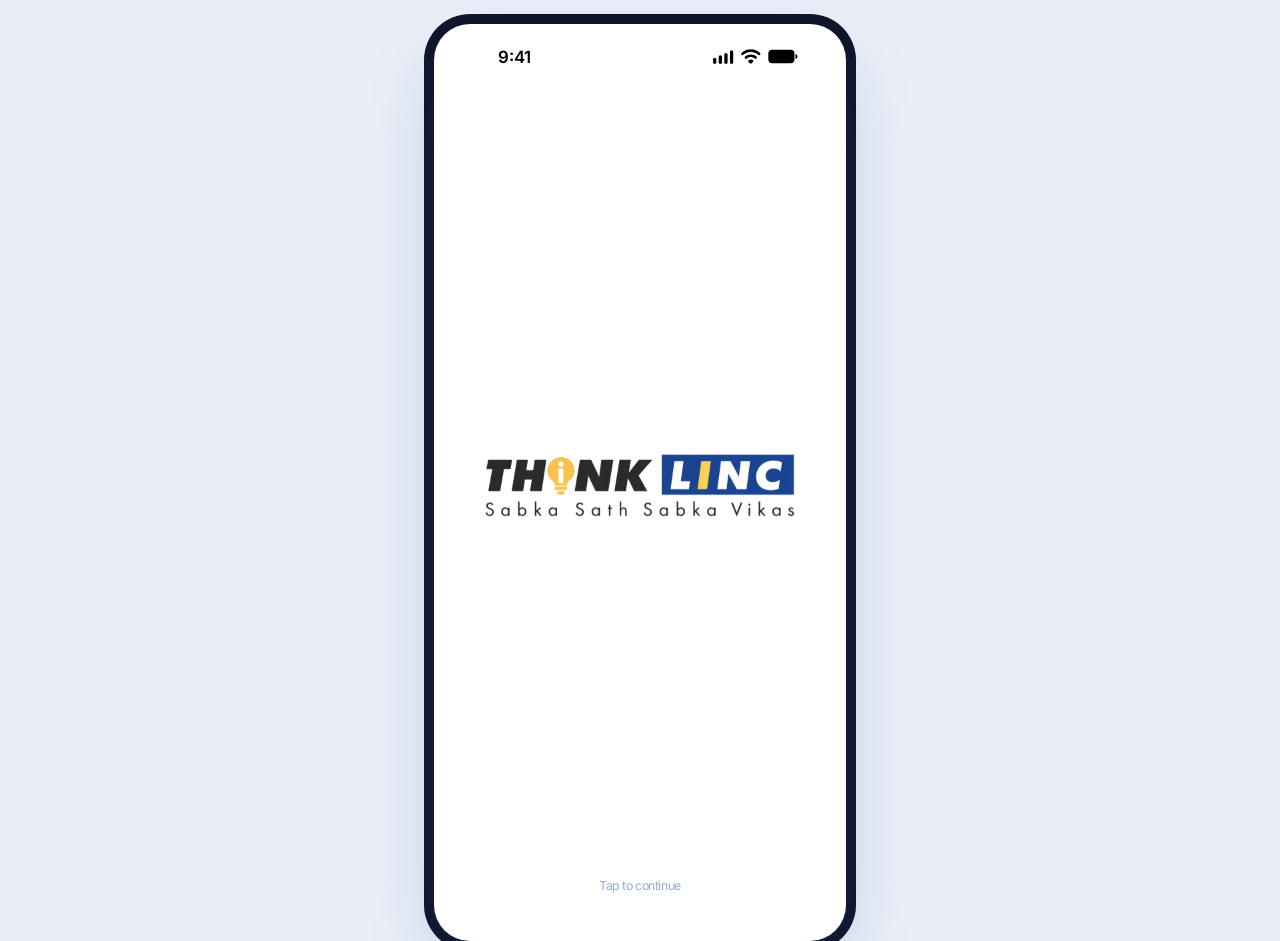
<file: index.html>
<!doctype html>
<html lang="en">
<head>
<meta charset="utf-8">
<meta name="viewport" content="width=device-width, initial-scale=1, viewport-fit=cover">
<meta name="theme-color" content="#ffffff">
<link rel="icon" href="assets/logo.webp">
<link rel="stylesheet" href="styles.css">
<title>THINK LINC</title>
</head>
<body>
<main class="phone splash" id="splash" aria-label="THINK LINC">
  <div class="statusbar" aria-hidden="true"><span class="statusbar__time">9:41</span><img src="assets/status-icons.svg" alt=""></div>
  <img class="splash__logo" src="assets/logo.webp" alt="THINK LINC · Sabka Sath Sabka Vikas" width="350" height="117">
  <p class="splash__hint">Tap to continue</p>
</main>
<script>
  // Splash → Login after 2.2s (or on tap)
  const go = () => {
    if (go.done) return; go.done = true;
    document.getElementById('splash').classList.add('is-leaving');
    setTimeout(() => location.href = 'login.html', 320);
  };
  setTimeout(go, 2200);
  document.getElementById('splash').addEventListener('click', go);
</script>
</body>
</html>
</file>
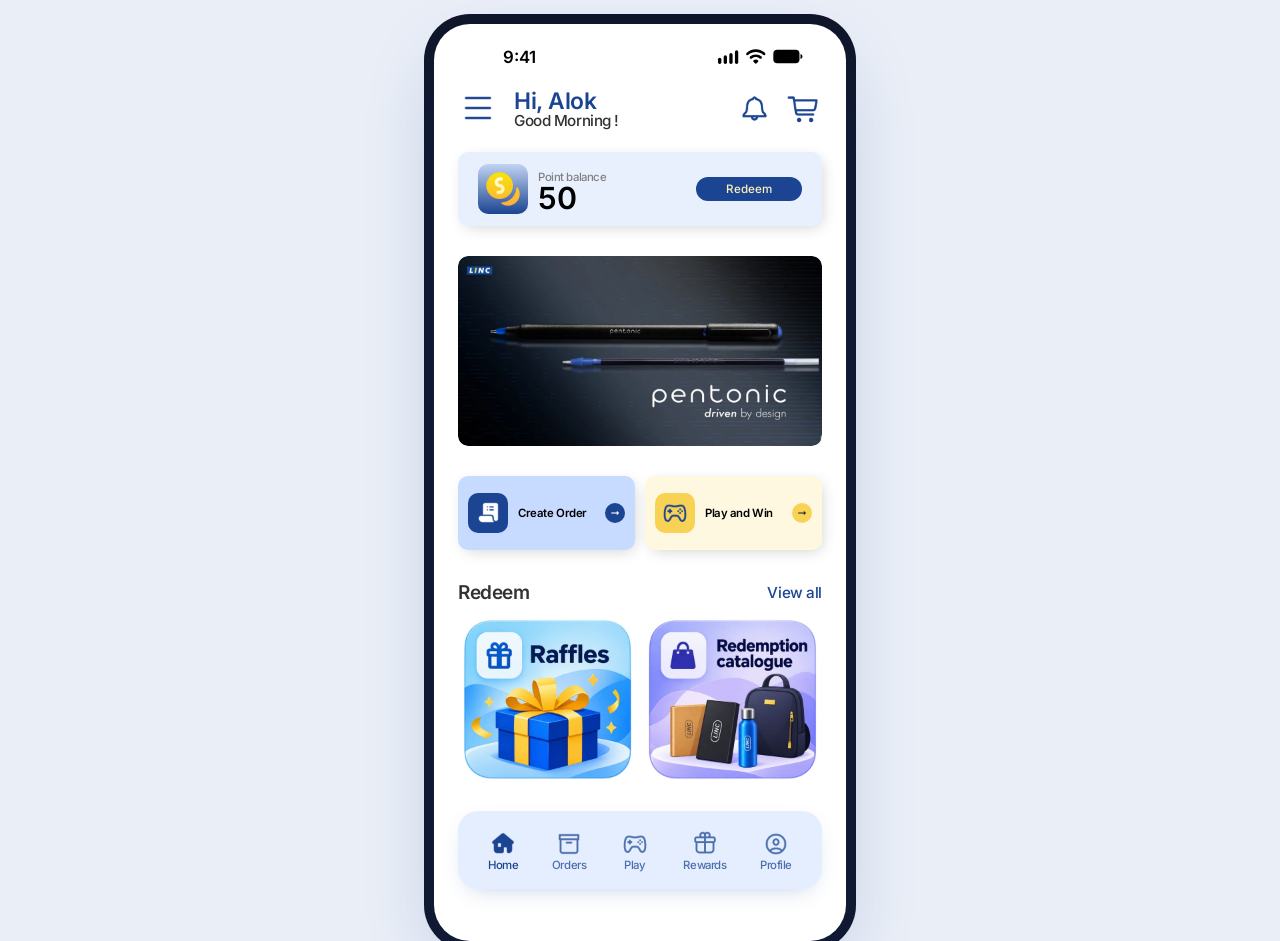
<file: home.html>
<!doctype html>
<html lang="en">
<head>
<meta charset="utf-8">
<meta name="viewport" content="width=device-width, initial-scale=1, viewport-fit=cover">
<meta name="theme-color" content="#ffffff">
<link rel="icon" href="assets/logo.webp">
<link rel="stylesheet" href="styles.css">
<title>Home · THINK LINC</title>
</head>
<body>
<main class="phone home">
  <div class="statusbar" aria-hidden="true"><span class="statusbar__time">9:41</span><img src="assets/status-icons.svg" alt=""></div>
  <header class="topbar">
    <div class="topbar__inner">
      <a href="login.html" aria-label="Menu (log out)"><img class="topbar__menu" src="assets/menu.webp" alt=""></a>
      <div class="topbar__hello">
        <h1>Hi, Alok</h1>
        <p id="greeting">Good Morning !</p>
      </div>
      <div class="topbar__icons">
        <a href="#" aria-label="Notifications"><img src="assets/bell.webp" alt=""></a>
        <a href="#" aria-label="Cart"><img src="assets/cart.webp" alt=""></a>
      </div>
    </div>
  </header>

  <section class="feed">
    <div class="card points">
      <span class="points__tile"><img src="assets/coins.webp" alt=""></span>
      <div class="points__info">
        <div><p class="points__label">Point balance</p><p class="points__value">50</p></div>
        <a class="pill" href="#">Redeem</a>
      </div>
    </div>

    <div class="banner"><img src="assets/banner.webp" alt="Pentonic by LINC: driven by design"></div>

    <div class="quick">
      <a class="card quick__card quick__card--blue" href="#">
        <span class="quick__tile"><img src="assets/order.webp" alt=""></span>
        <span class="quick__label">Create Order <span class="quick__go"><img src="assets/arrow-blue.webp" alt=""></span></span>
      </a>
      <a class="card quick__card quick__card--sun" href="#">
        <span class="quick__tile"><img src="assets/game.webp" alt=""></span>
        <span class="quick__label">Play and Win <span class="quick__go"><img src="assets/arrow-yellow.webp" alt=""></span></span>
      </a>
    </div>

    <div class="redeem">
      <div class="redeem__head"><h2>Redeem</h2><a href="#">View all</a></div>
      <div class="redeem__img"><img src="assets/redeem.webp" alt="Raffles and Redemption catalogue"></div>
    </div>
  </section>

  <nav class="tabbar" aria-label="Main">
    <div class="tabbar__inner">
      <a class="tab is-active" href="home.html"><img src="assets/nav-home.webp" alt="">Home</a>
      <a class="tab" href="#"><img src="assets/nav-orders.webp" alt="">Orders</a>
      <a class="tab" href="#"><img src="assets/nav-play.webp" alt="">Play</a>
      <a class="tab" href="#"><img src="assets/nav-rewards.webp" alt="">Rewards</a>
      <a class="tab" href="#"><img src="assets/nav-profile.webp" alt="">Profile</a>
    </div>
  </nav>
</main>
<script>
  const h = new Date().getHours();
  document.getElementById('greeting').textContent =
    h < 12 ? 'Good Morning !' : h < 17 ? 'Good Afternoon !' : 'Good Evening !';
</script>
</body>
</html>
</file>
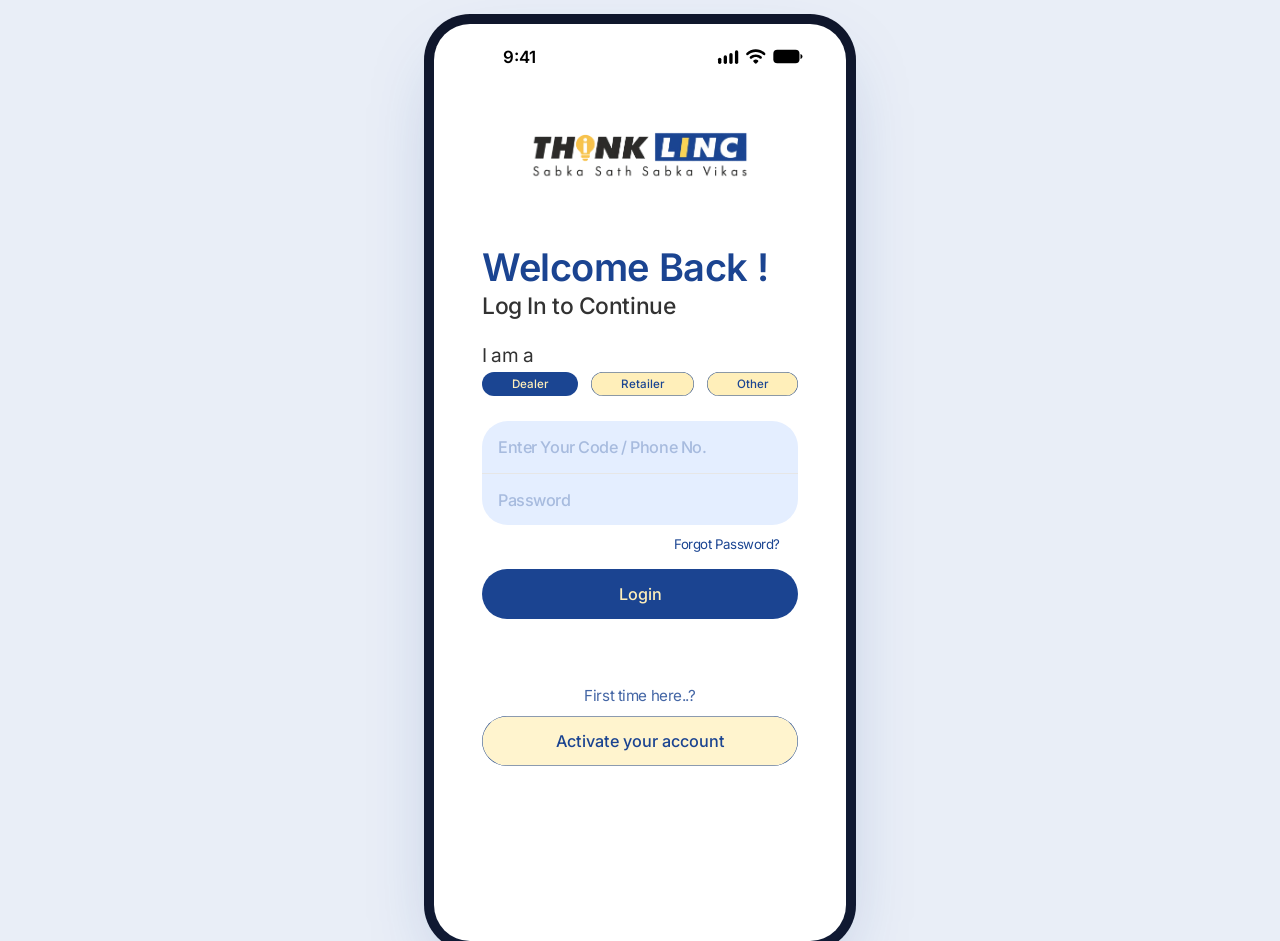
<file: login.html>
<!doctype html>
<html lang="en">
<head>
<meta charset="utf-8">
<meta name="viewport" content="width=device-width, initial-scale=1, viewport-fit=cover">
<meta name="theme-color" content="#ffffff">
<link rel="icon" href="assets/logo.webp">
<link rel="stylesheet" href="styles.css">
<title>Log in · THINK LINC</title>
</head>
<body>
<main class="phone login">
  <div class="statusbar" aria-hidden="true"><span class="statusbar__time">9:41</span><img src="assets/status-icons.svg" alt=""></div>
  <img class="login__logo" src="assets/logo.webp" alt="THINK LINC · Sabka Sath Sabka Vikas">
  <div class="login__body">
    <form class="login__form" id="loginForm" novalidate>
      <div>
        <h1 class="login__title">Welcome Back !</h1>
        <p class="login__sub">Log In to Continue</p>
      </div>
      <fieldset class="role">
        <legend>I am a</legend>
        <div class="role__chips">
          <label class="chip"><input type="radio" name="role" value="dealer" checked><span>Dealer</span></label>
          <label class="chip"><input type="radio" name="role" value="retailer"><span>Retailer</span></label>
          <label class="chip"><input type="radio" name="role" value="other"><span>Other</span></label>
        </div>
      </fieldset>
      <div class="fields">
        <div class="fields__box" id="fieldsBox">
          <label class="field"><span class="sr-only">Code or phone number</span><input id="user" name="user" type="text" placeholder="Enter Your Code / Phone No." autocomplete="username"></label>
          <label class="field"><span class="sr-only">Password</span><input id="pass" name="pass" type="password" placeholder="Password" autocomplete="current-password"></label>
        </div>
        <a class="forgot" href="#">Forgot Password?</a>
      </div>
      <button class="btn btn--primary" type="submit">Login</button>
    </form>
    <div class="login__first">
      <p>First time here..?</p>
      <a class="btn btn--soft" href="#">Activate your account</a>
    </div>
  </div>
</main>
<script>
  // Demo login: any non-empty code + password goes to the home screen
  const form = document.getElementById('loginForm');
  const box = document.getElementById('fieldsBox');
  form.addEventListener('submit', (e) => {
    e.preventDefault();
    const user = form.user.value.trim(), pass = form.pass.value.trim();
    if (!user || !pass) {
      box.classList.remove('is-error'); void box.offsetWidth; box.classList.add('is-error');
      (user ? form.pass : form.user).focus();
      return;
    }
    try { sessionStorage.setItem('tl_role', form.role.value); } catch (_) {}
    location.href = 'home.html';
  });
  box.addEventListener('animationend', () => box.classList.remove('is-error'));
</script>
</body>
</html>
</file>
<file: styles.css>
/* THINK LINC app — HTML/CSS build of the Figma "Mobile APP UI" page (Android Compact 412 × 917) */

@font-face { font-family: "SF Local"; font-weight: 400; src: local("SF Pro Text"), local("SFProText-Regular"), local("SF Pro Display"), local("SF Pro"); }
@font-face { font-family: "SF Local"; font-weight: 500; src: local("SF Pro Text Medium"), local("SFProText-Medium"), local("SF Pro Display Medium"); }
@font-face { font-family: "SF Local"; font-weight: 600; src: local("SF Pro Text Semibold"), local("SFProText-Semibold"), local("SF Pro Display Semibold"); }
@font-face { font-family: "SF Fallback"; font-weight: 400; src: url("fonts/inter-latin-400-normal.woff2") format("woff2"); size-adjust: 95%; }
@font-face { font-family: "SF Fallback"; font-weight: 500; src: url("fonts/inter-latin-500-normal.woff2") format("woff2"); size-adjust: 95%; }
@font-face { font-family: "SF Fallback"; font-weight: 600; src: url("fonts/inter-latin-600-normal.woff2") format("woff2"); size-adjust: 95%; }

:root {
  --navy: #1b4491;
  --navy-2: #1b4592;
  --cream: #ffefba;
  --ink: #323232;
  --field: #e4eeff;
  --card-blue: #e8f0fe;
  --card-sky: #c6dbff;
  --card-sun: #fff8e0;
  --sun: #f8d254;
  --shadow: 3px 4px 16px -4px rgba(0, 0, 0, .2);
  --track: -0.43px;
  --font: "SF Local", "SF Fallback", system-ui, sans-serif;
}

* { box-sizing: border-box; margin: 0; padding: 0; }
html, body { height: 100%; }
body {
  font-family: var(--font);
  color: var(--ink);
  background: #e9eef7;
  display: flex; justify-content: center; align-items: flex-start;
  -webkit-font-smoothing: antialiased;
  -webkit-tap-highlight-color: transparent;
}
img { display: block; max-width: 100%; }
button, input { font: inherit; color: inherit; border: 0; background: none; }
button { cursor: pointer; }
a { color: inherit; text-decoration: none; }

/* Phone shell: 412 × 917 like the Figma frame on desktop, full screen on a real phone */
.phone {
  position: relative;
  width: 412px; min-height: 917px;
  margin: 24px 0;
  background: #fff;
  border-radius: 36px;
  box-shadow: 0 30px 80px -20px rgba(27, 68, 145, .35), 0 0 0 10px #10162a;
  overflow: hidden;
  display: flex; flex-direction: column; align-items: center;
  padding-top: 25px;
}
@media (max-width: 480px), (max-height: 700px) and (max-width: 900px) {
  body { background: #fff; }
  .phone { width: 100%; min-height: 100vh; min-height: 100dvh; margin: 0; border-radius: 0; box-shadow: none; padding-top: 12px; }
  .statusbar { display: none !important; }
}

/* iOS-style status bar from the design */
.statusbar { width: 386px; height: 15px; display: flex; justify-content: space-between; align-items: center; flex: none; }
.statusbar__time { width: 145.5px; text-align: center; font-weight: 600; font-size: 17.67px; line-height: 22px; color: #000; }
.statusbar img { width: 145.5px; height: 15px; }

.btn {
  display: flex; align-items: center; justify-content: center;
  height: 50px; width: 100%; border-radius: 1000px;
  font-weight: 500; font-size: 17px; line-height: 18px;
  transition: transform .12s ease, filter .12s ease, box-shadow .12s ease;
}
.btn:active { transform: scale(.98); }
.btn--primary { background: var(--navy); color: var(--cream); }
.btn--primary:hover { filter: brightness(1.12); }
.btn--soft { background: rgba(255, 239, 186, .7); color: var(--navy); box-shadow: inset 0 0 0 .5px var(--navy-2); }
.btn--soft:hover { background: var(--cream); }

/* ---------- Screen 1 · Splash ---------- */
.splash { justify-content: center; padding-top: 0; cursor: pointer; }
.splash .statusbar { position: absolute; top: 25px; left: 8px; width: 386px; }
.splash__logo { width: 350px; max-width: 85%; animation: pop .9s cubic-bezier(.2, .8, .2, 1) both; }
.splash__hint { position: absolute; bottom: 48px; font-size: 13px; color: rgba(27, 68, 145, .45); letter-spacing: var(--track); animation: fade 1s .8s both; }
.splash.is-leaving { animation: fadeOut .35s ease forwards; }
@keyframes pop { from { opacity: 0; transform: scale(.92); } to { opacity: 1; transform: none; } }
@keyframes fade { from { opacity: 0; } to { opacity: 1; } }
@keyframes fadeOut { to { opacity: 0; } }

/* ---------- Screen 2 · Login ---------- */
.login { gap: 48px; }
.login__logo { width: 242px; height: 81px; object-fit: contain; flex: none; }
.login__body { width: 100%; display: flex; flex-direction: column; gap: 64px; animation: rise .5s ease both; }
.login__form { width: 100%; padding: 0 48px; display: flex; flex-direction: column; gap: 25px; }
.login__title { font-weight: 600; font-size: 40px; line-height: 52px; letter-spacing: var(--track); color: var(--navy); }
.login__sub { font-weight: 500; font-size: 24px; line-height: 25px; letter-spacing: var(--track); color: var(--ink); }
.role { display: flex; flex-direction: column; gap: 4px; border: 0; }
.role legend { font-size: 20px; line-height: 25px; letter-spacing: var(--track); color: var(--ink); margin-bottom: 4px; padding: 0; }
.role__chips { display: flex; justify-content: space-between; }
.chip { position: relative; }
.chip input { position: absolute; opacity: 0; pointer-events: none; }
.chip span {
  display: flex; align-items: center; justify-content: center;
  height: 24px; padding: 0 min(30px, 6.5vw); border-radius: 999px;
  font-weight: 500; font-size: 12.22px; line-height: 12.94px;
  background: var(--cream); color: var(--navy-2); box-shadow: inset 0 0 0 .5px var(--navy-2);
  cursor: pointer; transition: background .15s, color .15s;
}
.chip input:checked + span { background: var(--navy-2); color: var(--cream); box-shadow: none; }
.chip input:focus-visible + span { outline: 2px solid var(--sun); outline-offset: 2px; }

.fields { display: flex; flex-direction: column; gap: 9px; height: 123px; }
.fields__box { flex: none; background: var(--field); border-radius: 26px; overflow: hidden; transition: box-shadow .15s; }
.fields__box:focus-within { box-shadow: 0 0 0 2px rgba(27, 68, 145, .25); }
.fields__box.is-error { animation: shake .35s; box-shadow: 0 0 0 2px rgba(214, 64, 64, .5); }
.field { display: block; height: 52px; padding: 0 16px; }
.field + .field { border-top: 1px solid #e6e6e6; }
.field input {
  width: 100%; height: 100%; outline: none;
  font-weight: 500; font-size: 17px; line-height: 20px; letter-spacing: var(--track); color: var(--navy);
}
.field input::placeholder { color: rgba(27, 69, 146, .3); }
.forgot { flex: none; align-self: flex-end; width: 142px; text-align: center; font-size: 14px; line-height: 20px; letter-spacing: var(--track); color: var(--navy-2); }
.forgot:hover { text-decoration: underline; }
.login__first { width: 100%; padding: 0 48px; display: flex; flex-direction: column; gap: 8px; }
.login__first p { text-align: center; font-size: 16px; line-height: 25px; letter-spacing: var(--track); color: rgba(27, 68, 145, .82); }
@keyframes rise { from { opacity: 0; transform: translateY(12px); } to { opacity: 1; transform: none; } }
@keyframes shake { 25% { transform: translateX(-6px); } 50% { transform: translateX(6px); } 75% { transform: translateX(-3px); } }
.sr-only { position: absolute; width: 1px; height: 1px; overflow: hidden; clip: rect(0 0 0 0); white-space: nowrap; }

/* ---------- Screen 3 · Home ---------- */
.home { gap: 16px; padding-bottom: 24px; }
.home > * { animation: rise .45s ease both; }
.topbar { width: 100%; padding: 0 16px; }
.topbar__inner { height: 56px; padding: 8px; border-radius: 10px; display: flex; align-items: center; gap: 16px; }
.topbar__menu { width: 40px; height: 40px; flex: none; }
.topbar__hello { flex: 1; min-width: 0; }
.topbar__hello h1 { font-weight: 600; font-size: 24px; line-height: 25px; letter-spacing: var(--track); color: var(--navy); }
.topbar__hello p { font-weight: 500; font-size: 16px; line-height: 15px; letter-spacing: var(--track); color: var(--ink); }
.topbar__icons { display: flex; gap: 15px; }
.topbar__icons img { width: 35px; height: 35px; }

.feed { width: 100%; padding: 0 24px; display: flex; flex-direction: column; gap: 30px; }
.card { border-radius: 10px; box-shadow: var(--shadow); }
.points { background: var(--card-blue); min-height: 74px; padding: 10px 20px; display: flex; align-items: center; gap: 10px; }
.points__tile { width: 50px; height: 50px; padding: 5px; border-radius: 10px; flex: none; background: linear-gradient(180deg, rgba(107, 146, 217, .3), var(--navy)); }
.points__info { flex: 1; display: flex; align-items: center; justify-content: space-between; gap: 10px; }
.points__label { font-weight: 500; font-size: 12px; line-height: 13px; letter-spacing: var(--track); color: #808080; }
.points__value { margin-top: 5px; font-weight: 600; font-size: 32px; line-height: 19px; letter-spacing: var(--track); color: #000; }
.pill { height: 24px; padding: 0 30px; border-radius: 999px; background: var(--navy-2); color: var(--cream); font-weight: 500; font-size: 12.22px; display: flex; align-items: center; }
.pill:hover { filter: brightness(1.15); }

.banner { border-radius: 10px; overflow: hidden; aspect-ratio: 364 / 190; }
.banner img { width: 100%; height: 100%; object-fit: cover; }

.quick { display: grid; grid-template-columns: minmax(0, 1fr) minmax(0, 1fr); gap: 10px; }
.quick__card { height: 74px; padding: 10px; display: flex; align-items: center; justify-content: center; gap: 10px; transition: transform .12s; }
.quick__card:active { transform: scale(.98); }
.quick__card--blue { background: var(--card-sky); }
.quick__card--sun { background: var(--card-sun); }
.quick__tile { width: 40px; height: 40px; padding: 5px; border-radius: 10px; flex: none; }
.quick__card--blue .quick__tile, .quick__card--blue .quick__go { background: var(--navy-2); }
.quick__card--sun .quick__tile, .quick__card--sun .quick__go { background: var(--sun); }
.quick__label { flex: 0 1 107px; min-width: 0; gap: 4px; display: flex; align-items: center; justify-content: space-between; font-weight: 600; font-size: 12px; line-height: 19px; letter-spacing: var(--track); color: #000; }
.quick__go { width: 20px; height: 20px; padding: 5px; border-radius: 50%; flex: none; }

.redeem__head { height: 25px; display: flex; align-items: center; justify-content: space-between; }
.redeem__head h2 { font-weight: 600; font-size: 20px; line-height: 15px; letter-spacing: var(--track); color: var(--ink); }
.redeem__head a { font-weight: 500; font-size: 16px; line-height: 25px; letter-spacing: var(--track); color: var(--navy); }
.redeem__img { border-radius: 10px; overflow: hidden; aspect-ratio: 364 / 190; }
.redeem__img img { width: 100%; height: 100%; object-fit: cover; }

.tabbar { position: sticky; bottom: 16px; width: 100%; padding: 0 24px; z-index: 5; }
.tabbar__inner { height: 78px; padding: 20px 30px; border-radius: 20px; background: var(--field); display: flex; align-items: center; justify-content: space-between; box-shadow: 0 8px 24px -12px rgba(27, 68, 145, .35); }
.tab { display: flex; flex-direction: column; align-items: center; font-weight: 500; font-size: 12px; line-height: 12px; letter-spacing: var(--track); color: var(--navy); opacity: .75; transition: opacity .15s; }
.tab img { width: 30px; height: 30px; }
.tab.is-active, .tab:hover { opacity: 1; }

@media (max-width: 380px) {
  .login__form, .login__first { padding: 0 24px; }
  .login__title { font-size: 34px; line-height: 44px; }
  .feed, .tabbar { padding: 0 16px; }
  .tabbar__inner { padding: 20px 18px; }
}
</file>
